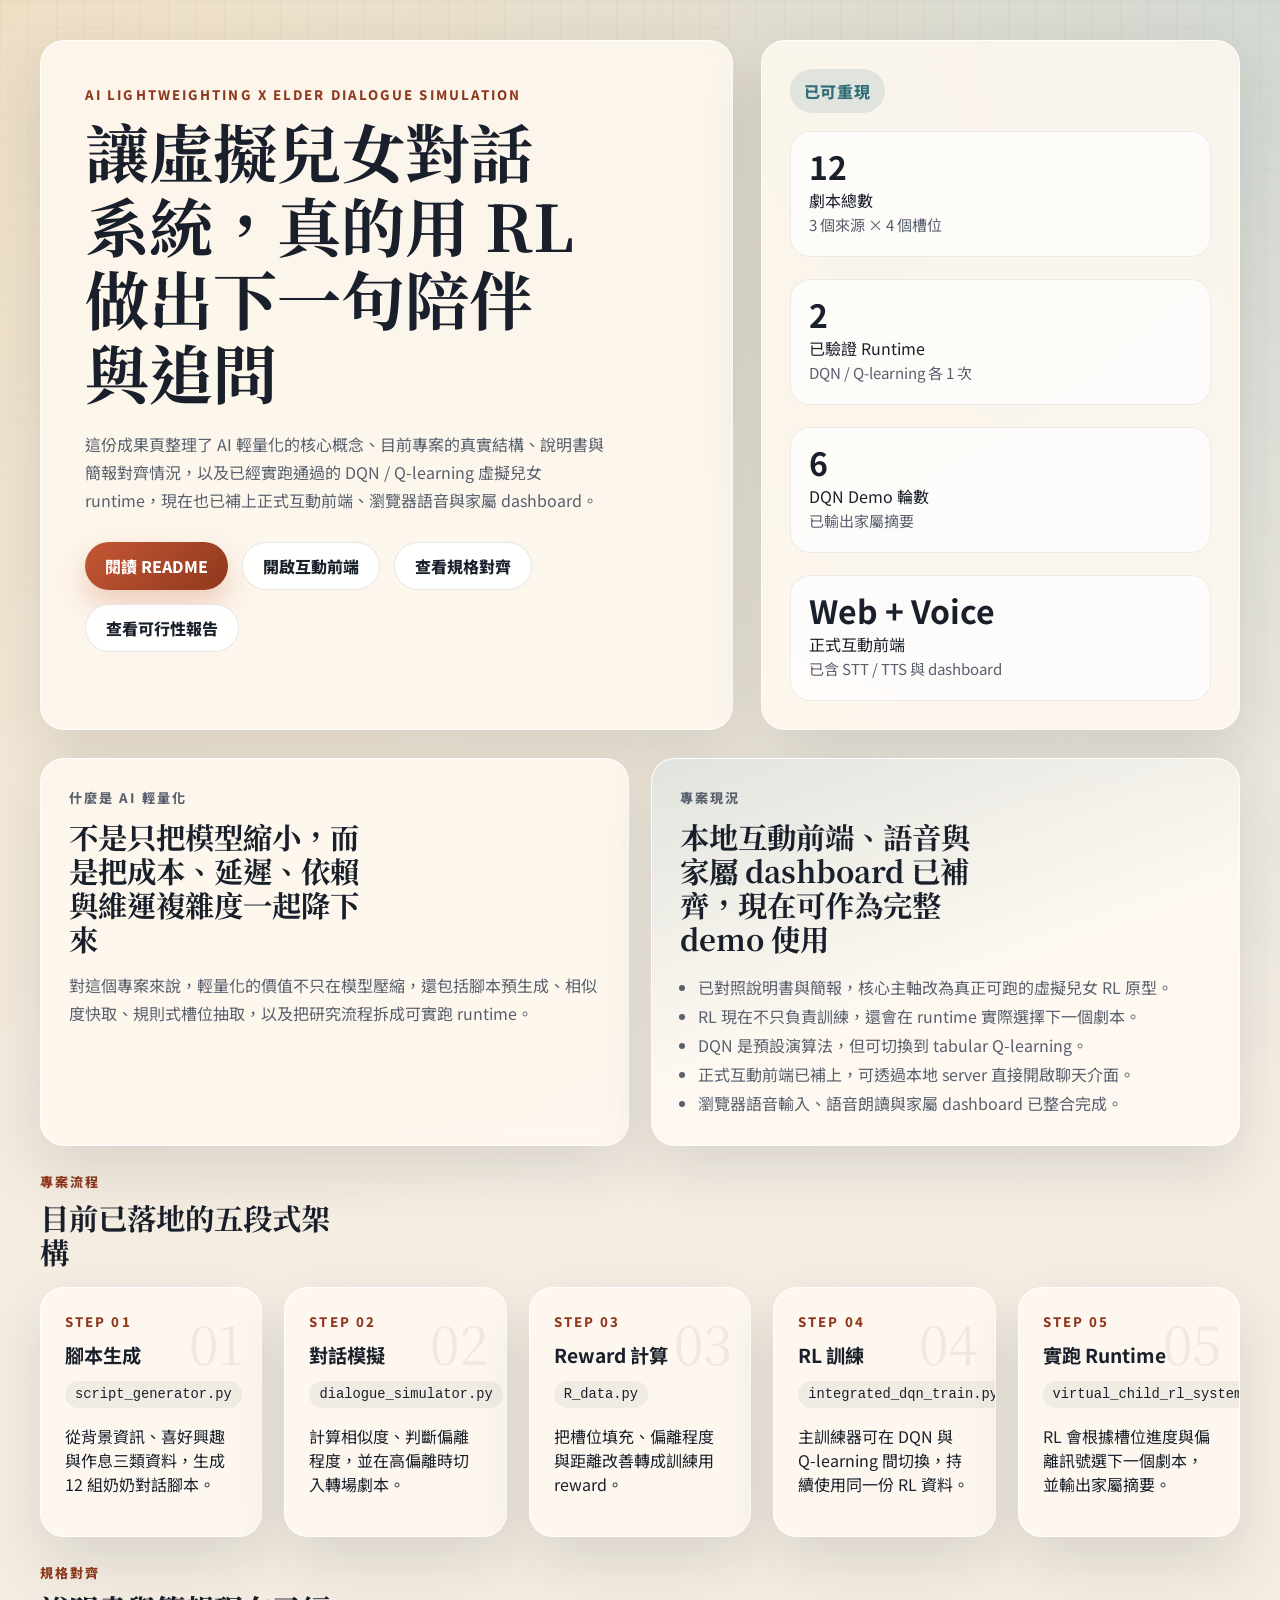
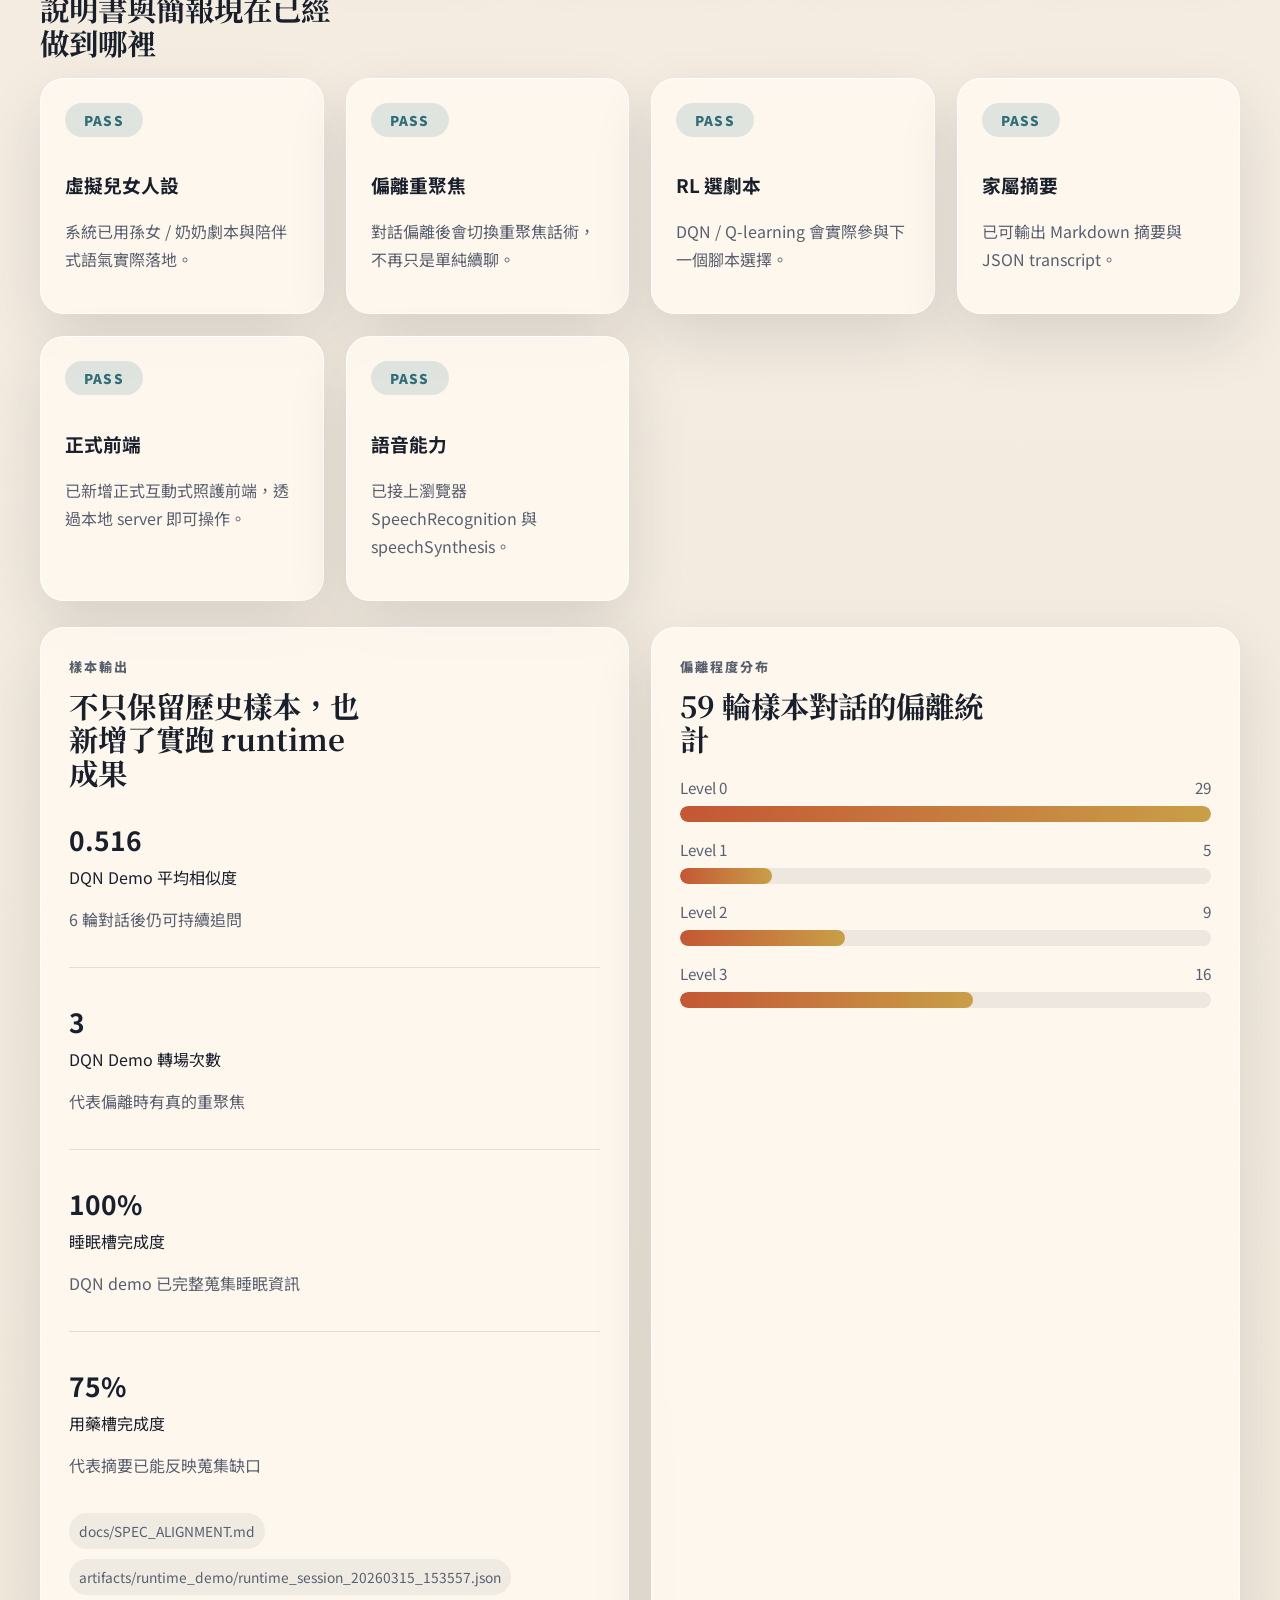
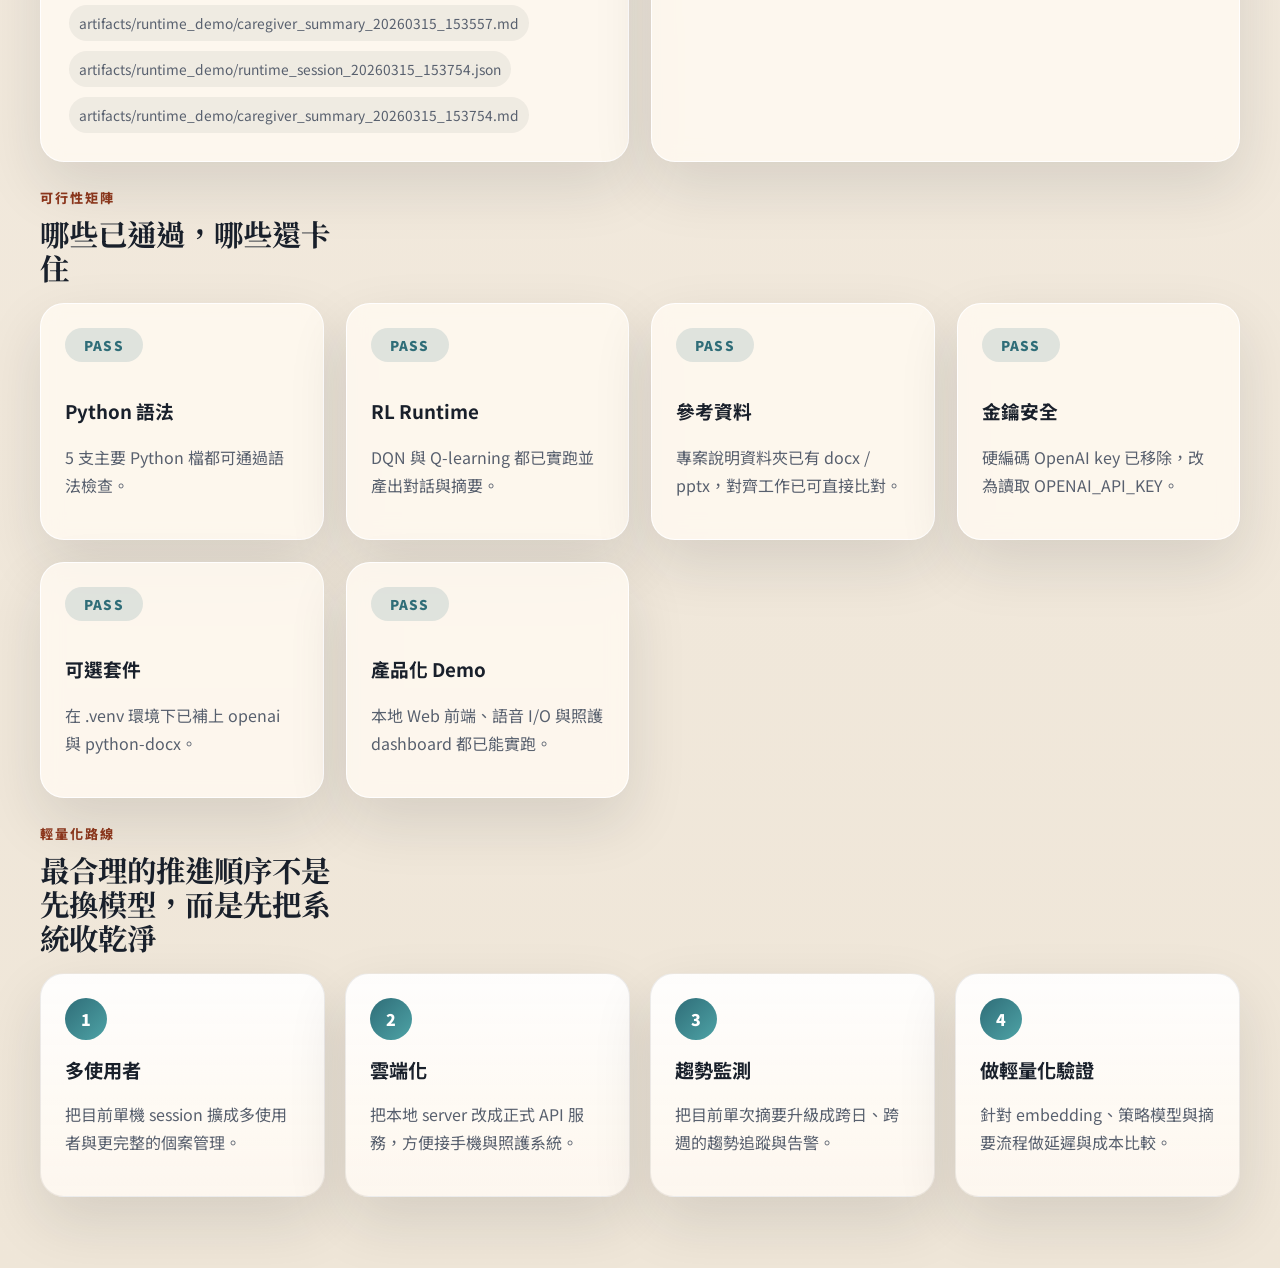
<file: site/index.html>
<!DOCTYPE html>
<html lang="zh-Hant">
<head>
  <meta charset="UTF-8">
  <meta name="viewport" content="width=device-width, initial-scale=1.0">
  <title>AI 輕量化與老人對話模擬專案</title>
  <link rel="preconnect" href="https://fonts.googleapis.com">
  <link rel="preconnect" href="https://fonts.gstatic.com" crossorigin>
  <link href="https://fonts.googleapis.com/css2?family=Noto+Sans+TC:wght@400;500;700;800&family=Noto+Serif+TC:wght@600;700;900&display=swap" rel="stylesheet">
  <link rel="stylesheet" href="./styles.css">
</head>
<body>
  <div class="page-shell">
    <header class="hero">
      <div class="hero-copy">
        <p class="eyebrow">AI Lightweighting x Elder Dialogue Simulation</p>
        <h1>讓虛擬兒女對話系統，真的用 RL 做出下一句陪伴與追問</h1>
        <p class="hero-text">
          這份成果頁整理了 AI 輕量化的核心概念、目前專案的真實結構、說明書與簡報對齊情況，以及已經實跑通過的
          DQN / Q-learning 虛擬兒女 runtime，現在也已補上正式互動前端、瀏覽器語音與家屬 dashboard。
        </p>
        <div class="hero-actions">
          <a class="button button-primary" href="../README.md">閱讀 README</a>
          <a class="button button-secondary" href="http://127.0.0.1:8000" target="_blank" rel="noreferrer">開啟互動前端</a>
          <a class="button button-secondary" href="../docs/SPEC_ALIGNMENT.md">查看規格對齊</a>
          <a class="button button-secondary" href="../docs/FEASIBILITY_REPORT.md">查看可行性報告</a>
        </div>
      </div>
      <aside class="hero-panel">
        <div class="status-chip" id="readiness-chip">已可重現</div>
        <div class="hero-panel-grid" id="summary-cards"></div>
      </aside>
    </header>

    <main>
      <section class="section intro-grid">
        <article class="section-card">
          <p class="section-label">什麼是 AI 輕量化</p>
          <h2>不是只把模型縮小，而是把成本、延遲、依賴與維運複雜度一起降下來</h2>
          <p>
            對這個專案來說，輕量化的價值不只在模型壓縮，還包括腳本預生成、相似度快取、規則式槽位抽取，以及把研究流程拆成可實跑 runtime。
          </p>
        </article>
        <article class="section-card accent-card">
          <p class="section-label">專案現況</p>
          <h2>本地互動前端、語音與家屬 dashboard 已補齊，現在可作為完整 demo 使用</h2>
          <ul class="plain-list" id="status-bullets"></ul>
        </article>
      </section>

      <section class="section">
        <div class="section-heading">
          <p class="section-label">專案流程</p>
          <h2>目前已落地的五段式架構</h2>
        </div>
        <div class="architecture-grid" id="architecture-grid"></div>
      </section>

      <section class="section">
        <div class="section-heading">
          <p class="section-label">規格對齊</p>
          <h2>說明書與簡報現在已經做到哪裡</h2>
        </div>
        <div class="audit-grid" id="spec-grid"></div>
      </section>

      <section class="section two-column">
        <article class="section-card">
          <div class="section-heading compact">
            <p class="section-label">樣本輸出</p>
            <h2>不只保留歷史樣本，也新增了實跑 runtime 成果</h2>
          </div>
          <div class="metric-stack" id="artifact-metrics"></div>
          <div class="file-list" id="artifact-files"></div>
        </article>

        <article class="section-card chart-card">
          <div class="section-heading compact">
            <p class="section-label">偏離程度分布</p>
            <h2>59 輪樣本對話的偏離統計</h2>
          </div>
          <div id="deviation-chart" class="bar-chart"></div>
        </article>
      </section>

      <section class="section">
        <div class="section-heading">
          <p class="section-label">可行性矩陣</p>
          <h2>哪些已通過，哪些還卡住</h2>
        </div>
        <div class="audit-grid" id="audit-grid"></div>
      </section>

      <section class="section">
        <div class="section-heading">
          <p class="section-label">輕量化路線</p>
          <h2>最合理的推進順序不是先換模型，而是先把系統收乾淨</h2>
        </div>
        <div class="roadmap" id="roadmap"></div>
      </section>
    </main>
  </div>

  <script src="./app.js"></script>
</body>
</html>
</file>
<file: site/styles.css>
:root {
  --paper: #f4ede2;
  --paper-strong: #fff9f1;
  --ink: #19202b;
  --muted: #58606e;
  --line: rgba(25, 32, 43, 0.12);
  --accent: #c45734;
  --accent-deep: #8f381d;
  --teal: #2f6d78;
  --gold: #c99f47;
  --shadow: 0 24px 60px rgba(25, 32, 43, 0.12);
  --radius: 24px;
}

* {
  box-sizing: border-box;
}

html {
  scroll-behavior: smooth;
}

body {
  margin: 0;
  font-family: "Noto Sans TC", sans-serif;
  color: var(--ink);
  background:
    radial-gradient(circle at top left, rgba(201, 159, 71, 0.22), transparent 28%),
    radial-gradient(circle at top right, rgba(47, 109, 120, 0.18), transparent 24%),
    linear-gradient(180deg, #f7f0e7 0%, #efe6d8 100%);
  min-height: 100vh;
}

body::before {
  content: "";
  position: fixed;
  inset: 0;
  pointer-events: none;
  background-image:
    linear-gradient(rgba(25, 32, 43, 0.035) 1px, transparent 1px),
    linear-gradient(90deg, rgba(25, 32, 43, 0.035) 1px, transparent 1px);
  background-size: 28px 28px;
  mask-image: linear-gradient(180deg, rgba(0, 0, 0, 0.65), transparent 90%);
}

.page-shell {
  position: relative;
  max-width: 1240px;
  margin: 0 auto;
  padding: 40px 20px 72px;
}

.hero,
.section-card,
.audit-item {
  backdrop-filter: blur(10px);
}

.hero {
  display: grid;
  grid-template-columns: 1.3fr 0.9fr;
  gap: 28px;
  margin-bottom: 28px;
}

.hero-copy,
.hero-panel,
.section-card,
.audit-item {
  background: rgba(255, 249, 241, 0.84);
  border: 1px solid rgba(255, 255, 255, 0.9);
  border-radius: var(--radius);
  box-shadow: var(--shadow);
}

.hero-copy {
  padding: 44px;
}

.hero-panel {
  padding: 28px;
}

.eyebrow,
.section-label {
  margin: 0 0 10px;
  color: var(--accent-deep);
  font-size: 0.82rem;
  letter-spacing: 0.16em;
  text-transform: uppercase;
  font-weight: 800;
}

h1,
h2 {
  margin: 0;
  font-family: "Noto Serif TC", serif;
  line-height: 1.15;
}

h1 {
  font-size: clamp(2.5rem, 5vw, 4.3rem);
  max-width: 13ch;
}

h2 {
  font-size: clamp(1.55rem, 2.3vw, 2.1rem);
  max-width: 18ch;
}

.hero-text,
.section-card p,
.metric-item p,
.audit-item p,
.roadmap-card p,
.file-pill {
  color: var(--muted);
  line-height: 1.75;
}

.hero-text {
  max-width: 58ch;
  margin: 22px 0 0;
}

.hero-actions {
  display: flex;
  flex-wrap: wrap;
  gap: 14px;
  margin-top: 28px;
}

.button {
  display: inline-flex;
  align-items: center;
  justify-content: center;
  min-height: 48px;
  padding: 0 20px;
  border-radius: 999px;
  text-decoration: none;
  font-weight: 800;
  transition: transform 200ms ease, box-shadow 200ms ease, background-color 200ms ease;
}

.button:hover,
.button:focus-visible {
  transform: translateY(-2px);
}

.button-primary {
  color: #fff;
  background: linear-gradient(135deg, var(--accent), var(--accent-deep));
  box-shadow: 0 14px 30px rgba(196, 87, 52, 0.28);
}

.button-secondary {
  color: var(--ink);
  background: rgba(255, 255, 255, 0.9);
  border: 1px solid rgba(25, 32, 43, 0.1);
}

.status-chip {
  display: inline-flex;
  align-items: center;
  gap: 10px;
  padding: 10px 14px;
  border-radius: 999px;
  background: rgba(47, 109, 120, 0.12);
  color: var(--teal);
  font-weight: 800;
  letter-spacing: 0.06em;
  text-transform: uppercase;
}

.hero-panel-grid,
.intro-grid,
.architecture-grid,
.audit-grid,
.two-column {
  display: grid;
  gap: 22px;
}

.hero-panel-grid {
  margin-top: 18px;
}

.summary-card {
  padding: 18px 18px 20px;
  border-radius: 20px;
  background: rgba(255, 255, 255, 0.72);
  border: 1px solid rgba(25, 32, 43, 0.08);
}

.summary-card strong {
  display: block;
  font-size: 2rem;
  line-height: 1;
  margin-bottom: 6px;
}

.summary-card span {
  color: var(--muted);
  font-size: 0.94rem;
}

.section {
  margin-top: 26px;
}

.intro-grid {
  grid-template-columns: repeat(2, minmax(0, 1fr));
}

.section-card {
  padding: 28px;
}

.accent-card {
  background:
    linear-gradient(160deg, rgba(47, 109, 120, 0.14), rgba(255, 249, 241, 0.9) 58%),
    rgba(255, 249, 241, 0.92);
}

.plain-list {
  margin: 18px 0 0;
  padding-left: 18px;
  color: var(--muted);
  line-height: 1.8;
}

.section-heading {
  margin-bottom: 18px;
}

.section-heading.compact {
  margin-bottom: 12px;
}

.architecture-grid {
  grid-template-columns: repeat(auto-fit, minmax(220px, 1fr));
}

.architecture-card {
  position: relative;
  padding: 24px;
  border-radius: 24px;
  background: rgba(255, 249, 241, 0.84);
  border: 1px solid rgba(255, 255, 255, 0.9);
  box-shadow: var(--shadow);
  overflow: hidden;
}

.architecture-card::after {
  content: attr(data-step);
  position: absolute;
  right: 18px;
  top: 16px;
  font-size: 3.3rem;
  font-family: "Noto Serif TC", serif;
  color: rgba(25, 32, 43, 0.07);
}

.architecture-card h3,
.roadmap-card h3 {
  margin: 0 0 10px;
  font-size: 1.2rem;
}

.architecture-card code,
.file-pill {
  display: inline-flex;
  width: fit-content;
  padding: 6px 10px;
  border-radius: 999px;
  background: rgba(25, 32, 43, 0.06);
  font-size: 0.86rem;
}

.two-column {
  grid-template-columns: 1fr 1fr;
}

.metric-stack {
  display: grid;
  gap: 16px;
}

.metric-item {
  padding: 18px 0;
  border-bottom: 1px solid var(--line);
}

.metric-item:last-child {
  border-bottom: 0;
  padding-bottom: 0;
}

.metric-item strong {
  display: block;
  margin-bottom: 6px;
  font-size: 1.65rem;
}

.file-list {
  display: flex;
  flex-wrap: wrap;
  gap: 10px;
  margin-top: 18px;
}

.bar-chart {
  display: grid;
  gap: 16px;
  margin-top: 20px;
}

.bar-row {
  display: grid;
  gap: 8px;
}

.bar-meta {
  display: flex;
  justify-content: space-between;
  gap: 16px;
  color: var(--muted);
  font-size: 0.95rem;
}

.bar-track {
  height: 16px;
  border-radius: 999px;
  background: rgba(25, 32, 43, 0.07);
  overflow: hidden;
}

.bar-fill {
  height: 100%;
  border-radius: 999px;
  background: linear-gradient(90deg, var(--accent), var(--gold));
}

.audit-grid {
  grid-template-columns: repeat(auto-fit, minmax(260px, 1fr));
}

.audit-item {
  padding: 24px;
}

.audit-status {
  display: inline-flex;
  align-items: center;
  justify-content: center;
  min-width: 78px;
  min-height: 34px;
  padding: 0 12px;
  border-radius: 999px;
  margin-bottom: 16px;
  font-size: 0.84rem;
  font-weight: 900;
  text-transform: uppercase;
  letter-spacing: 0.08em;
}

.status-pass {
  background: rgba(47, 109, 120, 0.14);
  color: var(--teal);
}

.status-warn {
  background: rgba(201, 159, 71, 0.18);
  color: #8a6411;
}

.status-fail {
  background: rgba(196, 87, 52, 0.14);
  color: var(--accent-deep);
}

.roadmap {
  display: grid;
  grid-template-columns: repeat(4, minmax(0, 1fr));
  gap: 20px;
}

.roadmap-card {
  padding: 24px;
  border-radius: 24px;
  background: linear-gradient(180deg, rgba(255, 255, 255, 0.92), rgba(255, 249, 241, 0.88));
  border: 1px solid rgba(25, 32, 43, 0.08);
  box-shadow: var(--shadow);
}

.roadmap-index {
  display: inline-flex;
  align-items: center;
  justify-content: center;
  width: 42px;
  height: 42px;
  border-radius: 50%;
  margin-bottom: 16px;
  background: linear-gradient(135deg, var(--teal), #4ea3a6);
  color: #fff;
  font-weight: 900;
}

@media (max-width: 1080px) {
  .hero,
  .two-column,
  .intro-grid,
  .architecture-grid,
  .audit-grid,
  .roadmap {
    grid-template-columns: 1fr;
  }
}

@media (max-width: 720px) {
  .page-shell {
    padding: 20px 14px 44px;
  }

  .hero-copy,
  .hero-panel,
  .section-card,
  .audit-item,
  .architecture-card,
  .roadmap-card {
    padding: 22px;
  }

  .hero-actions {
    flex-direction: column;
  }

  .button {
    width: 100%;
  }
}

@media (prefers-reduced-motion: reduce) {
  html {
    scroll-behavior: auto;
  }

  .button {
    transition: none;
  }
}
</file>
